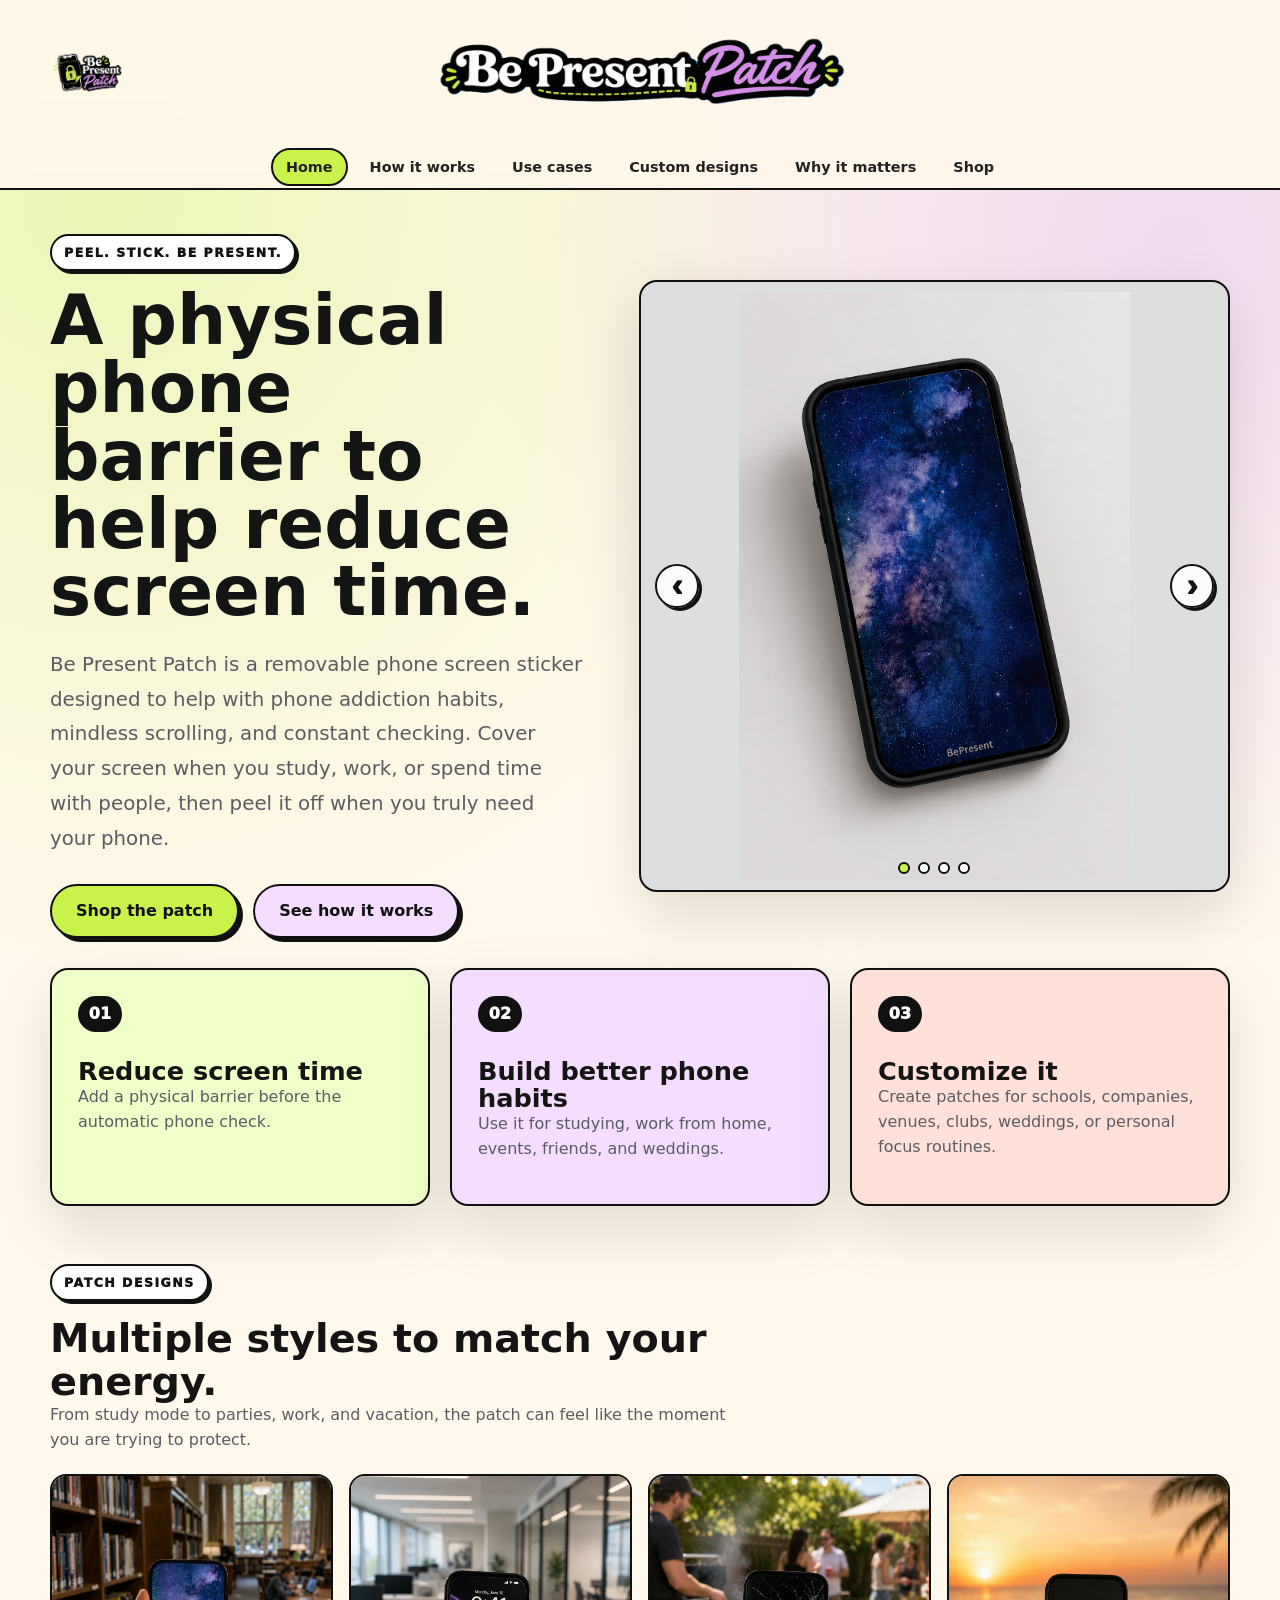
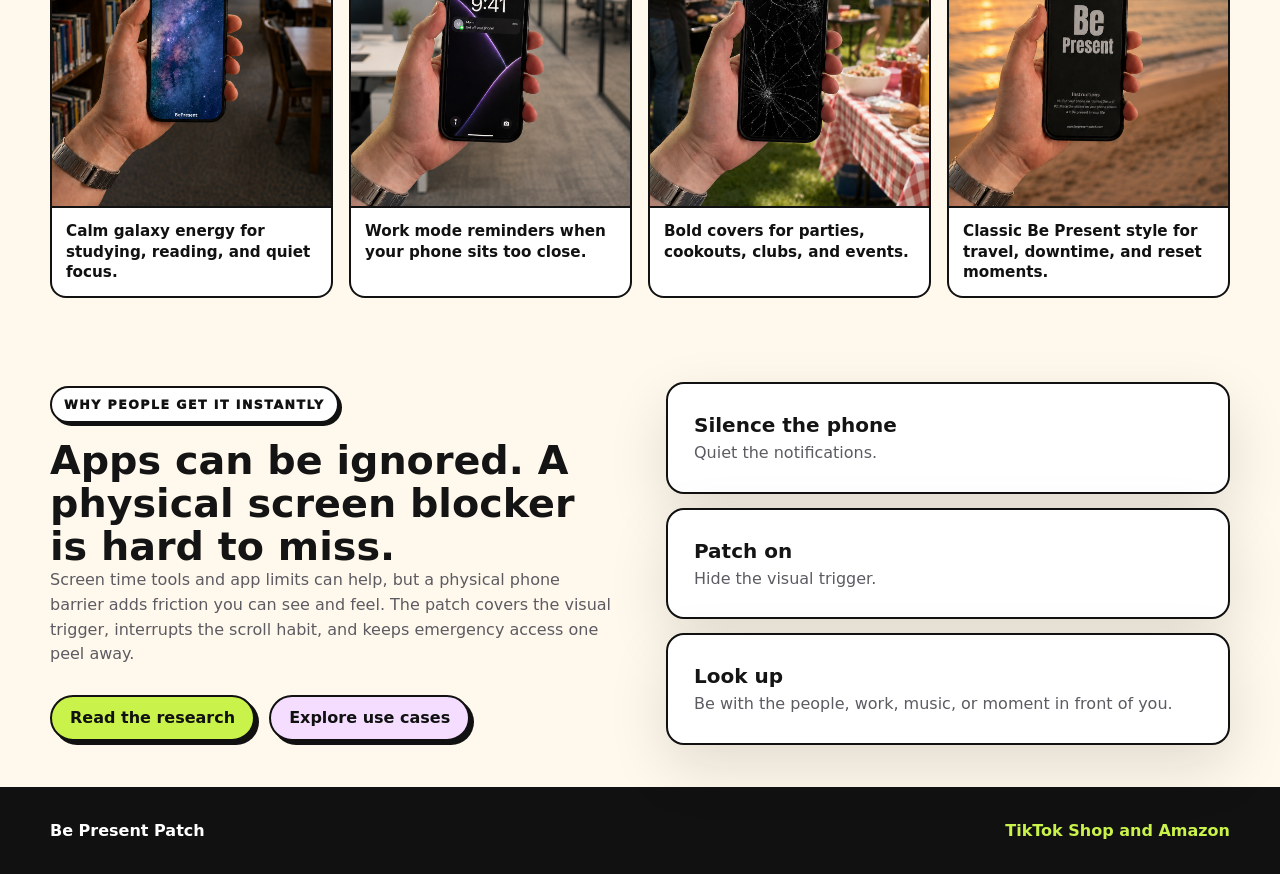
<file: index.html>
<!doctype html>
<html lang="en">
<head>
  <meta charset="utf-8">
  <meta name="viewport" content="width=device-width, initial-scale=1">
  <meta name="description" content="Be Present Patch is a removable phone screen sticker that creates a physical barrier to reduce screen time, fight phone addiction habits, and help you stay present.">
  <meta name="theme-color" content="#fff8ec">
  <title>Be Present Patch | Physical Phone Barrier to Reduce Screen Time</title>
  <link rel="icon" type="image/png" href="assets/favicon.png">
  <link rel="apple-touch-icon" href="assets/favicon.png">
  <link rel="canonical" href="https://www.bepresentpatch.com/">
  <meta property="og:title" content="Be Present Patch | Reduce Screen Time With a Physical Phone Barrier">
  <meta property="og:description" content="A removable phone screen sticker that helps reduce phone checking, support focus, and make screen time more intentional.">
  <meta property="og:type" content="website">
  <meta property="og:url" content="https://www.bepresentpatch.com/">
  <link rel="stylesheet" href="styles.css">
</head>
<body>
  <header class="site-header">
    <div class="container nav">
      <div class="brand-row">
        <a class="brand-small" href="index.html" aria-label="Be Present Patch home"><img src="assets/logo.png" alt="Be Present Patch logo"></a>
        <a class="brand-banner" href="index.html" aria-label="Be Present Patch home"><img src="assets/banner-logo.png" alt="Be Present Patch logo banner"></a>
        <span class="brand-spacer" aria-hidden="true"></span>
      </div>
      <button class="menu-toggle" type="button" aria-label="Open menu" aria-expanded="false" data-menu-toggle>
        <span></span><span></span><span></span>
      </button>
      <nav class="nav-links" aria-label="Primary navigation">
        <a aria-current="page" href="index.html">Home</a>
        <a href="how-it-works.html">How it works</a>
        <a href="use-cases.html">Use cases</a>
        <a href="weddings.html">Custom designs</a>
        <a href="why-it-matters.html">Why it matters</a>
        <a href="shop.html">Shop</a>
      </nav>
    </div>
  </header>

  <main>
    <section class="hero">
      <div class="container hero-grid">
        <div>
          <p class="eyebrow">Peel. Stick. Be present.</p>
          <h1>A physical phone barrier to help reduce screen time.</h1>
          <p class="lead">Be Present Patch is a removable phone screen sticker designed to help with phone addiction habits, mindless scrolling, and constant checking. Cover your screen when you study, work, or spend time with people, then peel it off when you truly need your phone.</p>
          <div class="actions">
            <a class="button primary large" href="shop.html">Shop the patch</a>
            <a class="button secondary large" href="how-it-works.html">See how it works</a>
          </div>
        </div>
        <figure class="hero-photo hero-carousel tilt-card" aria-label="Be Present Patch product designs" data-carousel>
          <img class="hero-slide active" src="assets/amazon-galaxy.png" alt="Galaxy Be Present Patch design on a phone">
          <img class="hero-slide" src="assets/amazon-classic.png" alt="Classic Be Present Patch design on a phone">
          <img class="hero-slide" src="assets/amazon-mom.png" alt="Phone notification reminder design on a phone">
          <img class="hero-slide" src="assets/amazon-cracked.png" alt="Cracked-screen style Be Present Patch design on a phone">
          <button class="carousel-arrow prev" type="button" aria-label="Previous product photo" data-carousel-prev>&lsaquo;</button>
          <button class="carousel-arrow next" type="button" aria-label="Next product photo" data-carousel-next>&rsaquo;</button>
          <div class="carousel-dots" aria-label="Choose product photo" data-carousel-dots></div>
        </figure>
      </div>
    </section>

    <section class="container punch-row" aria-label="Product highlights">
      <a class="punch lime" href="how-it-works.html">
        <span>01</span>
        <strong>Reduce screen time</strong>
        <p>Add a physical barrier before the automatic phone check.</p>
      </a>
      <a class="punch purple" href="use-cases.html">
        <span>02</span>
        <strong>Build better phone habits</strong>
        <p>Use it for studying, work from home, events, friends, and weddings.</p>
      </a>
      <a class="punch coral" href="weddings.html">
        <span>03</span>
        <strong>Customize it</strong>
        <p>Create patches for schools, companies, venues, clubs, weddings, or personal focus routines.</p>
      </a>
    </section>

    
    <section class="section designs-section">
      <div class="container">
        <div class="section-heading design-heading">
          <p class="kicker">Patch designs</p>
          <h2>Multiple styles to match your energy.</h2>
          <p>From study mode to parties, work, and vacation, the patch can feel like the moment you are trying to protect.</p>
        </div>
        <div class="design-grid product-lineup">
          <figure class="design-card">
            <img src="assets/style-library-new.png" alt="Galaxy Be Present Patch design in a library">
            <figcaption>Calm galaxy energy for studying, reading, and quiet focus.</figcaption>
          </figure>
          <figure class="design-card">
            <img src="assets/style-office.png" alt="Phone reminder design in an office">
            <figcaption>Work mode reminders when your phone sits too close.</figcaption>
          </figure>
          <figure class="design-card">
            <img src="assets/style-backyard.png" alt="Cracked-screen patch design at a backyard party">
            <figcaption>Bold covers for parties, cookouts, clubs, and events.</figcaption>
          </figure>
          <figure class="design-card">
            <img src="assets/style-beach.png" alt="Classic Be Present Patch design at the beach">
            <figcaption>Classic Be Present style for travel, downtime, and reset moments.</figcaption>
          </figure>
        </div>
      </div>
    </section>

    <section class="section">
      <div class="container split">
        <div>
          <p class="kicker">Why people get it instantly</p>
          <h2>Apps can be ignored. A physical screen blocker is hard to miss.</h2>
          <p>Screen time tools and app limits can help, but a physical phone barrier adds friction you can see and feel. The patch covers the visual trigger, interrupts the scroll habit, and keeps emergency access one peel away.</p>
          <div class="actions">
            <a class="button primary" href="why-it-matters.html">Read the research</a>
            <a class="button secondary" href="use-cases.html">Explore use cases</a>
          </div>
        </div>
        <div class="mini-stack">
          <article>
            <strong>Silence the phone</strong>
            <span>Quiet the notifications.</span>
          </article>
          <article>
            <strong>Patch on</strong>
            <span>Hide the visual trigger.</span>
          </article>
          <article>
            <strong>Look up</strong>
            <span>Be with the people, work, music, or moment in front of you.</span>
          </article>
        </div>
      </div>
    </section>
  </main>

  <footer class="site-footer">
    <div class="container footer-inner">
      <span>Be Present Patch</span>
      <div><a href="shop.html">TikTok Shop and Amazon</a></div>
    </div>
  </footer>
  <script src="script.js?v=3"></script>
</body>
</html>
</file>
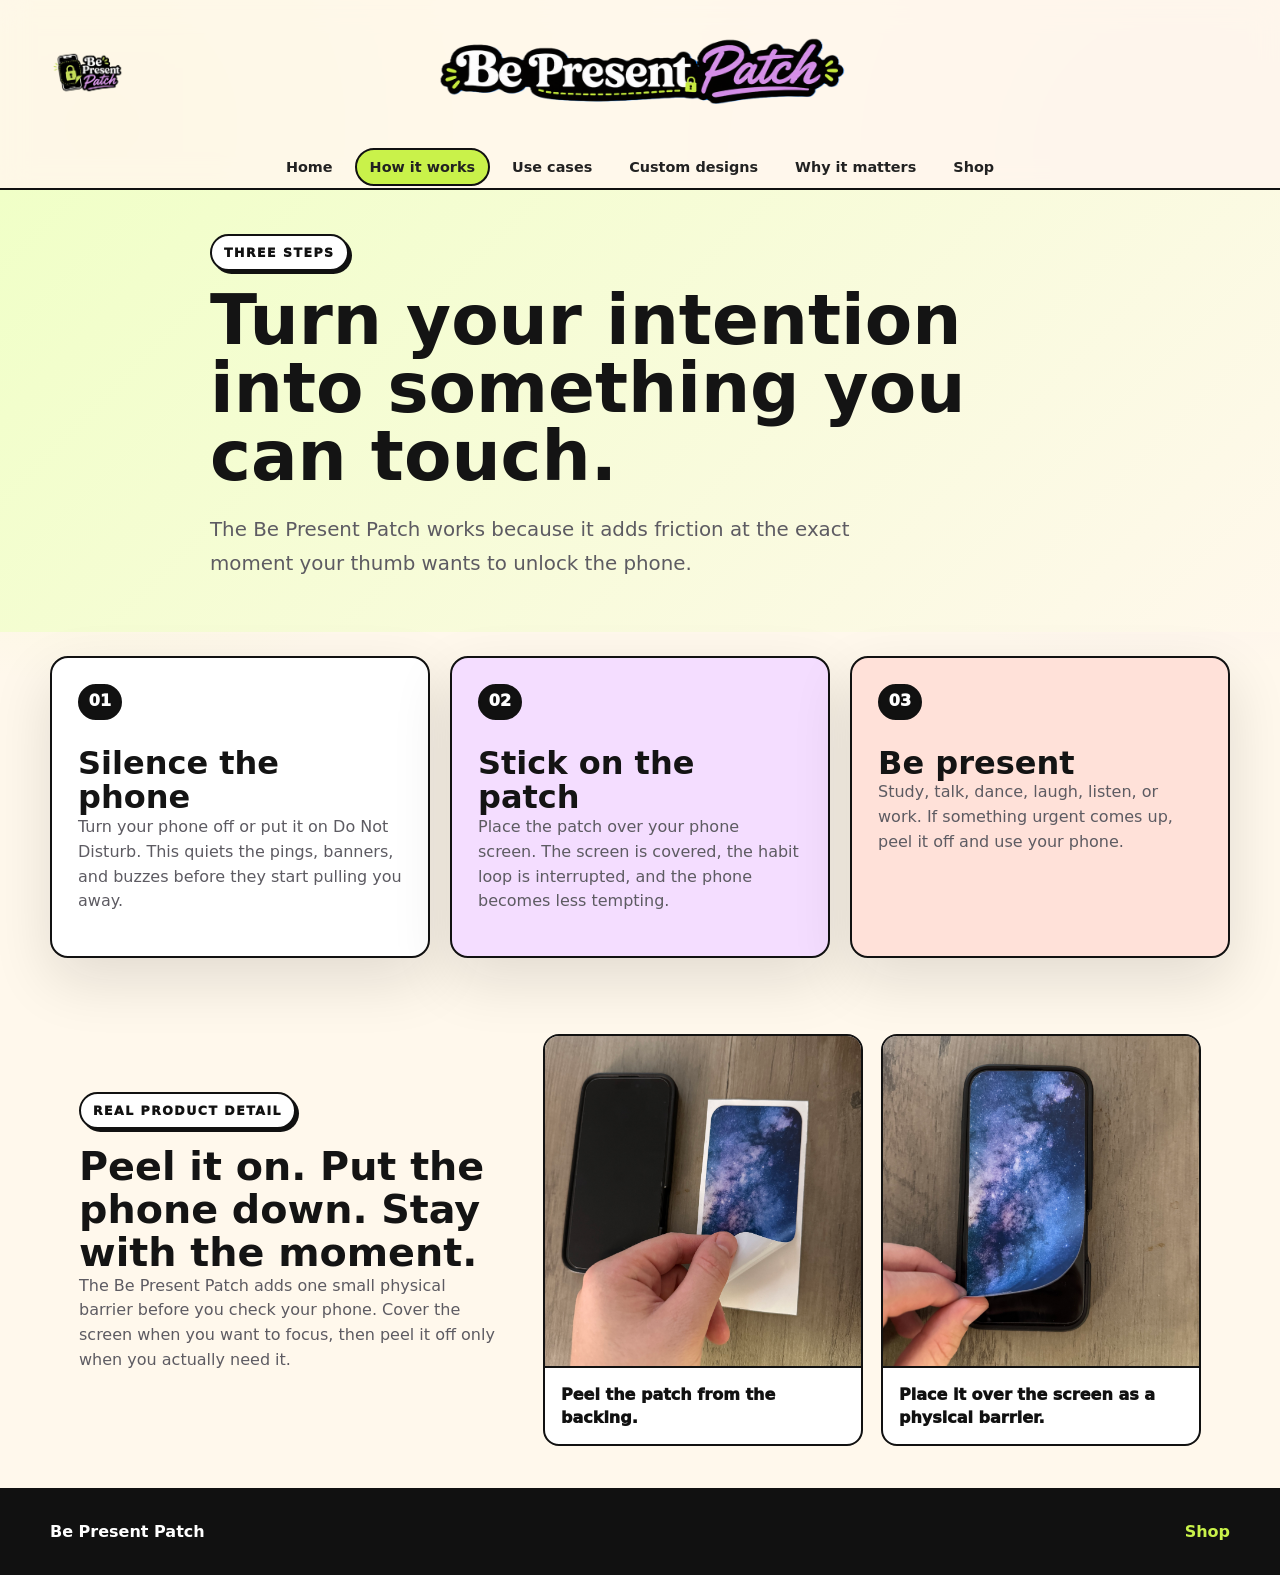
<file: how-it-works.html>
<!doctype html>
<html lang="en">
<head>
  <meta charset="utf-8">
  <meta name="viewport" content="width=device-width, initial-scale=1">
  <meta name="description" content="How the Be Present Patch works in three simple steps.">
  <meta name="theme-color" content="#fff8ec">
  <title>How It Works | Be Present Patch</title>
  <link rel="icon" type="image/png" href="assets/favicon.png">
  <link rel="apple-touch-icon" href="assets/favicon.png">
  <link rel="stylesheet" href="styles.css">
</head>
<body>
  <header class="site-header">
    <div class="container nav">
      <div class="brand-row">
        <a class="brand-small" href="index.html" aria-label="Be Present Patch home"><img src="assets/logo.png" alt="Be Present Patch logo"></a>
        <a class="brand-banner" href="index.html" aria-label="Be Present Patch home"><img src="assets/banner-logo.png" alt="Be Present Patch logo banner"></a>
        <span class="brand-spacer" aria-hidden="true"></span>
      </div>
      <button class="menu-toggle" type="button" aria-label="Open menu" aria-expanded="false" data-menu-toggle>
        <span></span><span></span><span></span>
      </button>
      <nav class="nav-links" aria-label="Primary navigation">
        <a href="index.html">Home</a>
        <a aria-current="page" href="how-it-works.html">How it works</a>
        <a href="use-cases.html">Use cases</a>
        <a href="weddings.html">Custom designs</a>
        <a href="why-it-matters.html">Why it matters</a>
        <a href="shop.html">Shop</a>
      </nav>
    </div>
  </header>

  <main>
    <section class="page-hero lime-wash">
      <div class="container narrow">
        <p class="eyebrow">Three steps</p>
        <h1>Turn your intention into something you can touch.</h1>
        <p class="lead">The Be Present Patch works because it adds friction at the exact moment your thumb wants to unlock the phone.</p>
      </div>
    </section>

    <section class="section">
      <div class="container steps-page">
        <article class="step-card">
          <span class="step-number">01</span>
          <h2>Silence the phone</h2>
          <p>Turn your phone off or put it on Do Not Disturb. This quiets the pings, banners, and buzzes before they start pulling you away.</p>
        </article>
        <article class="step-card purple-card">
          <span class="step-number">02</span>
          <h2>Stick on the patch</h2>
          <p>Place the patch over your phone screen. The screen is covered, the habit loop is interrupted, and the phone becomes less tempting.</p>
        </article>
        <article class="step-card coral-card">
          <span class="step-number">03</span>
          <h2>Be present</h2>
          <p>Study, talk, dance, laugh, listen, or work. If something urgent comes up, peel it off and use your phone.</p>
        </article>
      </div>
    </section>
    <section class="section how-photo-section">
      <div class="container how-photo-layout">
        <div>
          <p class="kicker">Real product detail</p>
          <h2>Peel it on. Put the phone down. Stay with the moment.</h2>
          <p>The Be Present Patch adds one small physical barrier before you check your phone. Cover the screen when you want to focus, then peel it off only when you actually need it.</p>
        </div>
        <div class="how-photo-grid">
          <figure class="how-photo-card">
            <img src="assets/how-peel-backing.jpg" alt="A hand peeling the Be Present Patch from its backing next to a phone">
            <figcaption>Peel the patch from the backing.</figcaption>
          </figure>
          <figure class="how-photo-card">
            <img src="assets/how-place-screen.jpg" alt="A hand placing the Be Present Patch over a phone screen">
            <figcaption>Place it over the screen as a physical barrier.</figcaption>
          </figure>
        </div>
      </div>
    </section>
  </main>

  <footer class="site-footer"><div class="container footer-inner"><span>Be Present Patch</span><a href="shop.html">Shop</a></div></footer>
  <script src="script.js?v=3"></script>
</body>
</html>
</file>
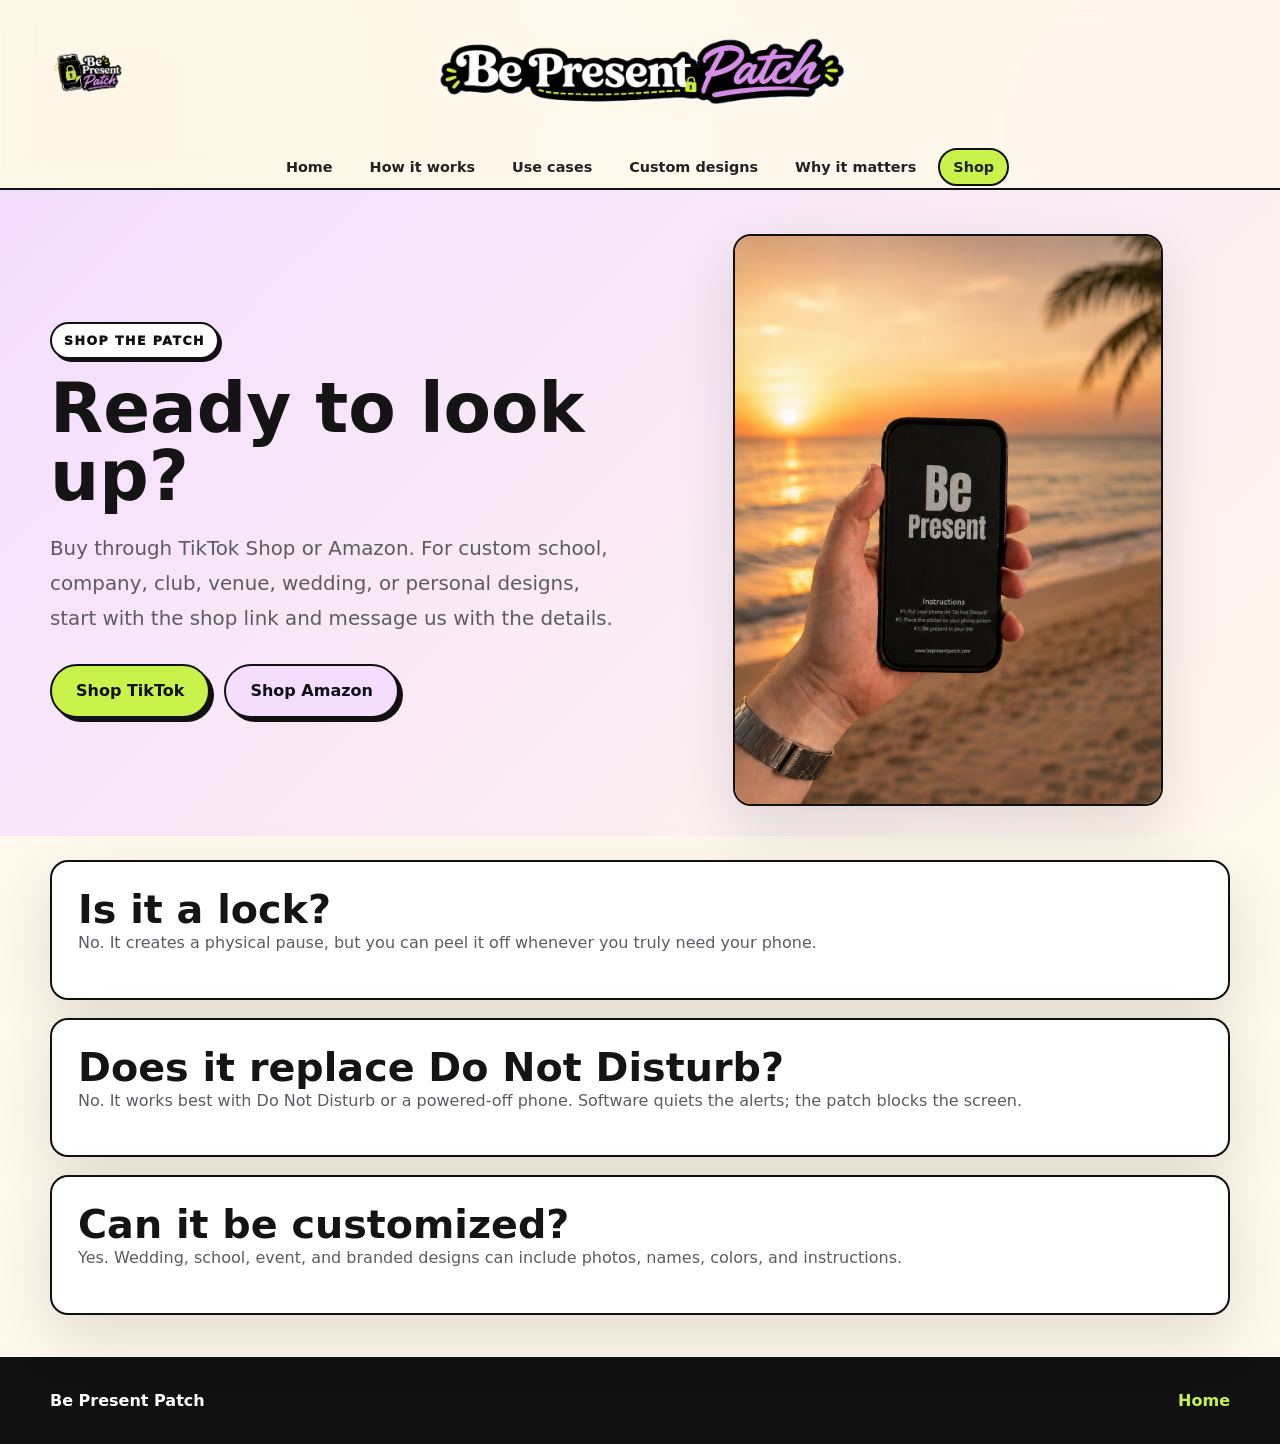
<file: shop.html>
<!doctype html>
<html lang="en">
<head>
  <meta charset="utf-8">
  <meta name="viewport" content="width=device-width, initial-scale=1">
  <meta name="description" content="Shop Be Present Patch on TikTok Shop or Amazon.">
  <meta name="theme-color" content="#fff8ec">
  <title>Shop | Be Present Patch</title>
  <link rel="icon" type="image/png" href="assets/favicon.png">
  <link rel="apple-touch-icon" href="assets/favicon.png">
  <link rel="stylesheet" href="styles.css">
</head>
<body>
  <header class="site-header">
    <div class="container nav">
      <div class="brand-row">
        <a class="brand-small" href="index.html" aria-label="Be Present Patch home"><img src="assets/logo.png" alt="Be Present Patch logo"></a>
        <a class="brand-banner" href="index.html" aria-label="Be Present Patch home"><img src="assets/banner-logo.png" alt="Be Present Patch logo banner"></a>
        <span class="brand-spacer" aria-hidden="true"></span>
      </div>
      <button class="menu-toggle" type="button" aria-label="Open menu" aria-expanded="false" data-menu-toggle>
        <span></span><span></span><span></span>
      </button>
      <nav class="nav-links" aria-label="Primary navigation">
        <a href="index.html">Home</a>
        <a href="how-it-works.html">How it works</a>
        <a href="use-cases.html">Use cases</a>
        <a href="weddings.html">Custom designs</a>
        <a href="why-it-matters.html">Why it matters</a>
        <a aria-current="page" href="shop.html">Shop</a>
      </nav>
    </div>
  </header>

  <main>
    <section class="page-hero purple-wash">
      <div class="container shop-hero">
        <div>
          <p class="eyebrow">Shop the patch</p>
          <h1>Ready to look up?</h1>
          <p class="lead">Buy through TikTok Shop or Amazon. For custom school, company, club, venue, wedding, or personal designs, start with the shop link and message us with the details.</p>
          <div class="actions">
            <a class="button primary large" href="https://www.tiktok.com/shop" target="_blank" rel="noreferrer">Shop TikTok</a>
            <a class="button secondary large" href="https://www.amazon.com/dp/B0HF7QP6G2?th=1" target="_blank" rel="noreferrer">Shop Amazon</a>
          </div>
        </div>
        <img class="shop-patch shop-photo" src="assets/style-beach.png" alt="Classic Be Present Patch on a phone at the beach">
      </div>
    </section>

    <section class="section">
      <div class="container faq-list">
        <article><h2>Is it a lock?</h2><p>No. It creates a physical pause, but you can peel it off whenever you truly need your phone.</p></article>
        <article><h2>Does it replace Do Not Disturb?</h2><p>No. It works best with Do Not Disturb or a powered-off phone. Software quiets the alerts; the patch blocks the screen.</p></article>
        <article><h2>Can it be customized?</h2><p>Yes. Wedding, school, event, and branded designs can include photos, names, colors, and instructions.</p></article>
      </div>
    </section>
  </main>

  <footer class="site-footer"><div class="container footer-inner"><span>Be Present Patch</span><a href="index.html">Home</a></div></footer>
  <script src="script.js?v=3"></script>
</body>
</html>
</file>
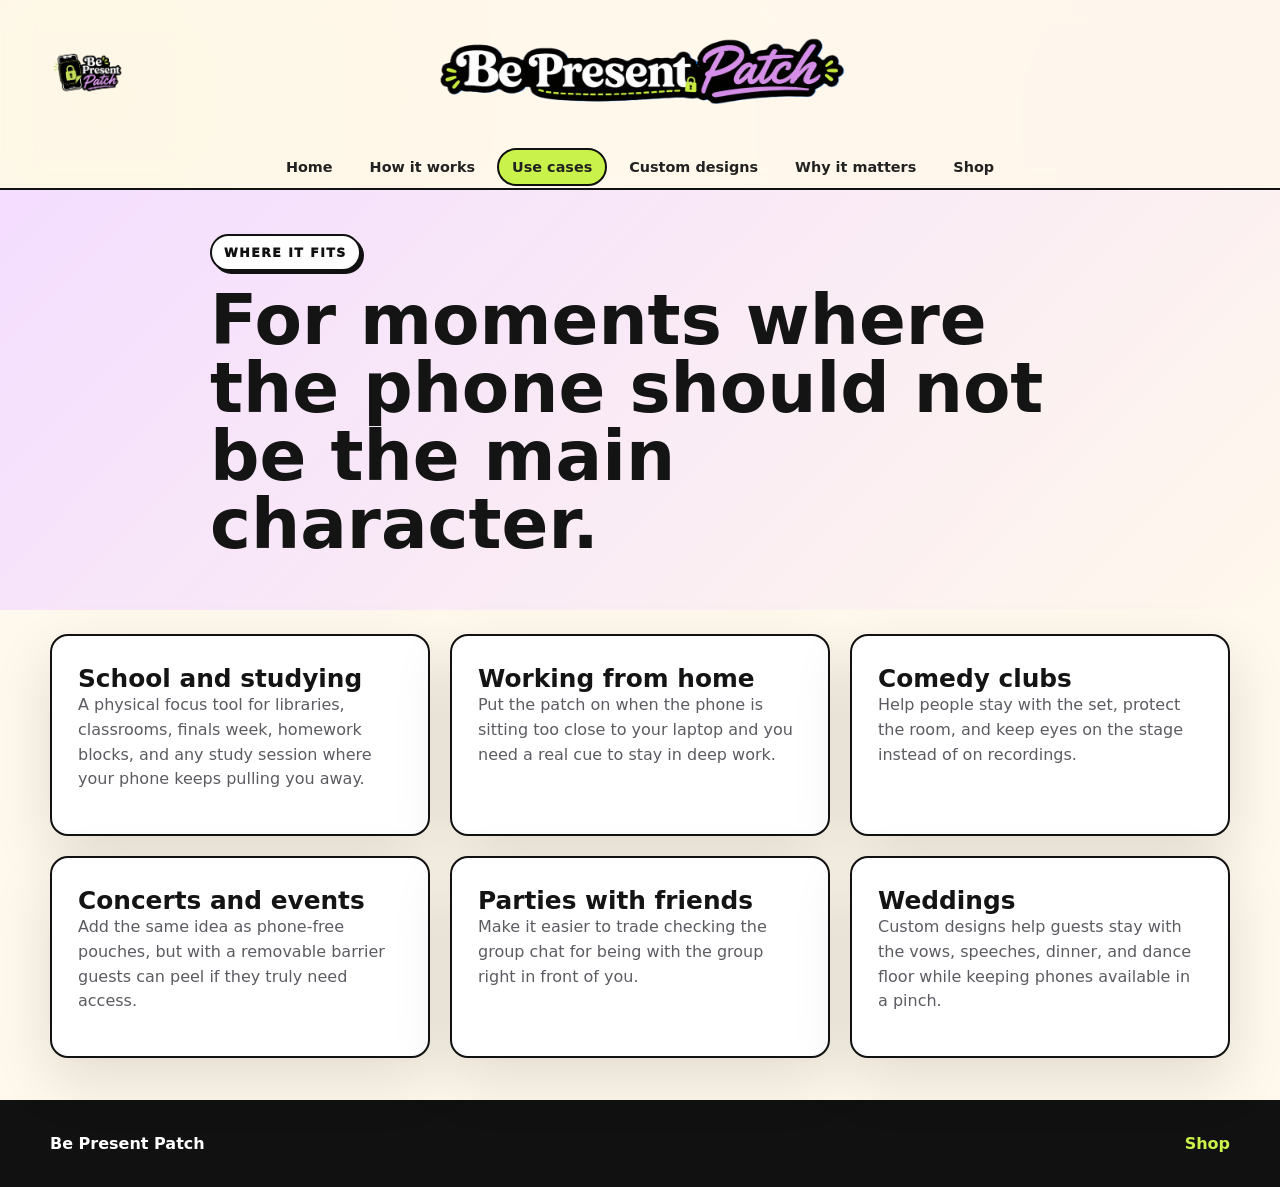
<file: use-cases.html>
<!doctype html>
<html lang="en">
<head>
  <meta charset="utf-8">
  <meta name="viewport" content="width=device-width, initial-scale=1">
  <meta name="description" content="Use Be Present Patch for studying, weddings, comedy clubs, parties, concerts, and work from home.">
  <meta name="theme-color" content="#fff8ec">
  <title>Use Cases | Be Present Patch</title>
  <link rel="icon" type="image/png" href="assets/favicon.png">
  <link rel="apple-touch-icon" href="assets/favicon.png">
  <link rel="stylesheet" href="styles.css">
</head>
<body>
  <header class="site-header">
    <div class="container nav">
      <div class="brand-row">
        <a class="brand-small" href="index.html" aria-label="Be Present Patch home"><img src="assets/logo.png" alt="Be Present Patch logo"></a>
        <a class="brand-banner" href="index.html" aria-label="Be Present Patch home"><img src="assets/banner-logo.png" alt="Be Present Patch logo banner"></a>
        <span class="brand-spacer" aria-hidden="true"></span>
      </div>
      <button class="menu-toggle" type="button" aria-label="Open menu" aria-expanded="false" data-menu-toggle>
        <span></span><span></span><span></span>
      </button>
      <nav class="nav-links" aria-label="Primary navigation">
        <a href="index.html">Home</a>
        <a href="how-it-works.html">How it works</a>
        <a aria-current="page" href="use-cases.html">Use cases</a>
        <a href="weddings.html">Custom designs</a>
        <a href="why-it-matters.html">Why it matters</a>
        <a href="shop.html">Shop</a>
      </nav>
    </div>
  </header>

  <main>
    <section class="page-hero purple-wash">
      <div class="container narrow">
        <p class="eyebrow">Where it fits</p>
        <h1>For moments where the phone should not be the main character.</h1>
      </div>
    </section>

    <section class="section">
      <div class="container use-grid clean-use-grid">
        <article><h2>School and studying</h2><p>A physical focus tool for libraries, classrooms, finals week, homework blocks, and any study session where your phone keeps pulling you away.</p></article>
        <article><h2>Working from home</h2><p>Put the patch on when the phone is sitting too close to your laptop and you need a real cue to stay in deep work.</p></article>
        <article><h2>Comedy clubs</h2><p>Help people stay with the set, protect the room, and keep eyes on the stage instead of on recordings.</p></article>
        <article><h2>Concerts and events</h2><p>Add the same idea as phone-free pouches, but with a removable barrier guests can peel if they truly need access.</p></article>
        <article><h2>Parties with friends</h2><p>Make it easier to trade checking the group chat for being with the group right in front of you.</p></article>
        <article><h2>Weddings</h2><p>Custom designs help guests stay with the vows, speeches, dinner, and dance floor while keeping phones available in a pinch.</p></article>
      </div>
    </section>
  </main>

  <footer class="site-footer"><div class="container footer-inner"><span>Be Present Patch</span><a href="shop.html">Shop</a></div></footer>
  <script src="script.js?v=3"></script>
</body>
</html>
</file>
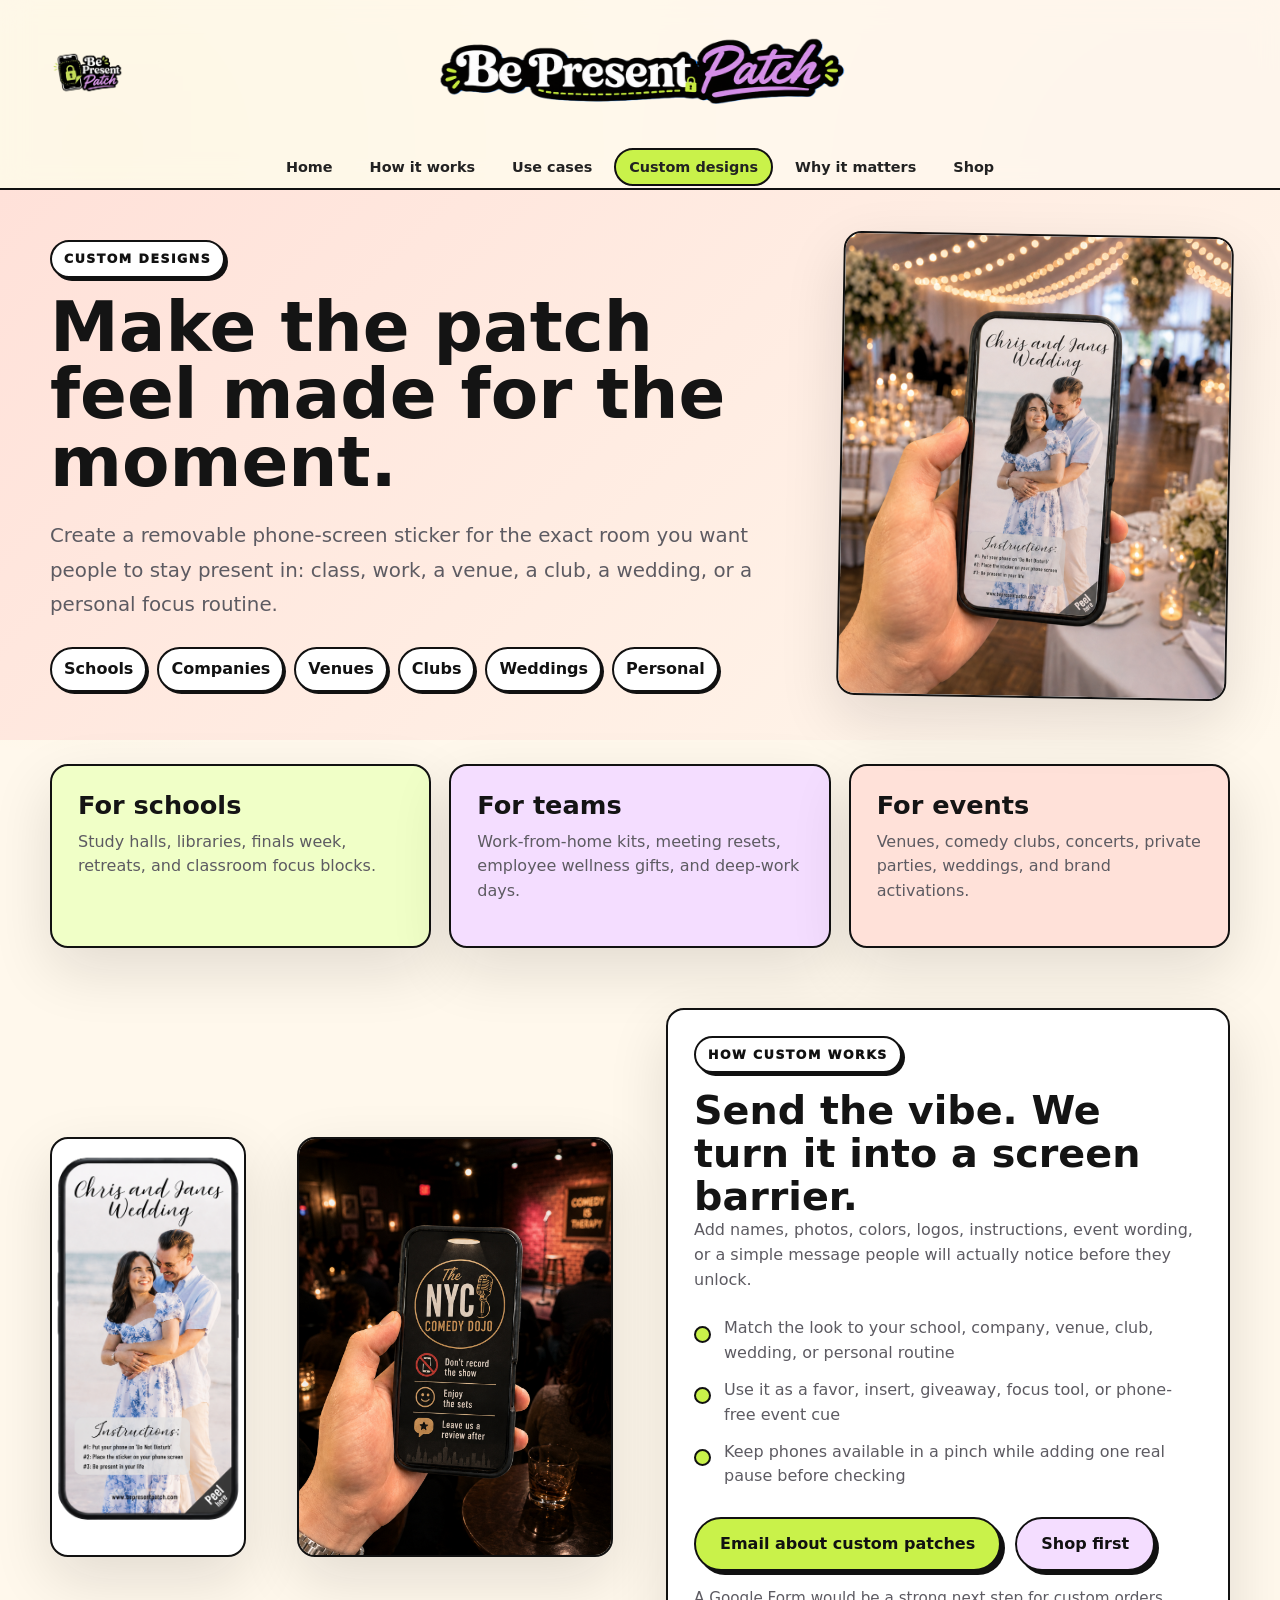
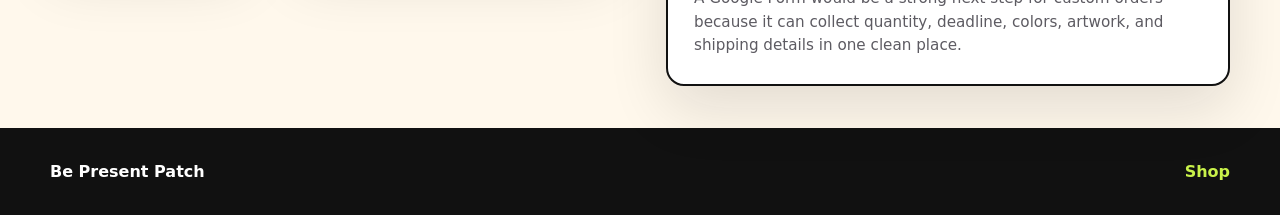
<file: weddings.html>
<!doctype html>
<html lang="en">
<head>
  <meta charset="utf-8">
  <meta name="viewport" content="width=device-width, initial-scale=1">
  <meta name="description" content="Custom Be Present Patch designs for schools, companies, venues, clubs, weddings, and personal events.">
  <meta name="theme-color" content="#fff8ec">
  <title>Custom Designs | Be Present Patch</title>
  <link rel="icon" type="image/png" href="assets/favicon.png">
  <link rel="apple-touch-icon" href="assets/favicon.png">
  <link rel="stylesheet" href="styles.css">
</head>
<body>
  <header class="site-header">
    <div class="container nav">
      <div class="brand-row">
        <a class="brand-small" href="index.html" aria-label="Be Present Patch home"><img src="assets/logo.png" alt="Be Present Patch logo"></a>
        <a class="brand-banner" href="index.html" aria-label="Be Present Patch home"><img src="assets/banner-logo.png" alt="Be Present Patch logo banner"></a>
        <span class="brand-spacer" aria-hidden="true"></span>
      </div>
      <button class="menu-toggle" type="button" aria-label="Open menu" aria-expanded="false" data-menu-toggle>
        <span></span><span></span><span></span>
      </button>
      <nav class="nav-links" aria-label="Primary navigation">
        <a href="index.html">Home</a>
        <a href="how-it-works.html">How it works</a>
        <a href="use-cases.html">Use cases</a>
        <a aria-current="page" href="weddings.html">Custom designs</a>
        <a href="why-it-matters.html">Why it matters</a>
        <a href="shop.html">Shop</a>
      </nav>
    </div>
  </header>

  <main>
    <section class="page-hero coral-wash custom-hero">
      <div class="container custom-hero-grid">
        <div>
          <p class="eyebrow">Custom designs</p>
          <h1>Make the patch feel made for the moment.</h1>
          <p class="lead">Create a removable phone-screen sticker for the exact room you want people to stay present in: class, work, a venue, a club, a wedding, or a personal focus routine.</p>
          <div class="tag-row" aria-label="Custom design categories">
            <span>Schools</span>
            <span>Companies</span>
            <span>Venues</span>
            <span>Clubs</span>
            <span>Weddings</span>
            <span>Personal</span>
          </div>
        </div>
        <figure class="custom-hero-photo">
          <img src="assets/wedding-in-hand-new.png" alt="Custom Be Present Patch on a phone at a wedding reception">
        </figure>
      </div>
    </section>

    <section class="section">
      <div class="container custom-feature-grid">
        <article class="copy-card lime">
          <h2>For schools</h2>
          <p>Study halls, libraries, finals week, retreats, and classroom focus blocks.</p>
        </article>
        <article class="copy-card purple">
          <h2>For teams</h2>
          <p>Work-from-home kits, meeting resets, employee wellness gifts, and deep-work days.</p>
        </article>
        <article class="copy-card coral">
          <h2>For events</h2>
          <p>Venues, comedy clubs, concerts, private parties, weddings, and brand activations.</p>
        </article>
      </div>
    </section>

    <section class="section custom-process-section">
      <div class="container wedding-layout">
        <div class="wedding-images custom-image-pair">
          <img src="assets/patch-wedding-new.png" alt="Color custom wedding Be Present Patch design">
          <img src="assets/style-comedy.png" alt="Custom comedy club Be Present Patch design inside a comedy club">
        </div>
        <div class="copy-card">
          <p class="kicker">How custom works</p>
          <h2>Send the vibe. We turn it into a screen barrier.</h2>
          <p>Add names, photos, colors, logos, instructions, event wording, or a simple message people will actually notice before they unlock.</p>
          <ul class="check-list">
            <li>Match the look to your school, company, venue, club, wedding, or personal routine</li>
            <li>Use it as a favor, insert, giveaway, focus tool, or phone-free event cue</li>
            <li>Keep phones available in a pinch while adding one real pause before checking</li>
          </ul>
          <div class="actions">
            <a class="button primary large" href="mailto:hello@bepresentpatch.com?subject=Custom%20Be%20Present%20Patch%20Design">Email about custom patches</a>
            <a class="button secondary large" href="shop.html">Shop first</a>
          </div>
          <p class="small-note">A Google Form would be a strong next step for custom orders because it can collect quantity, deadline, colors, artwork, and shipping details in one clean place.</p>
        </div>
      </div>
    </section>
  </main>

  <footer class="site-footer"><div class="container footer-inner"><span>Be Present Patch</span><a href="shop.html">Shop</a></div></footer>
  <script src="script.js?v=3"></script>
</body>
</html>
</file>
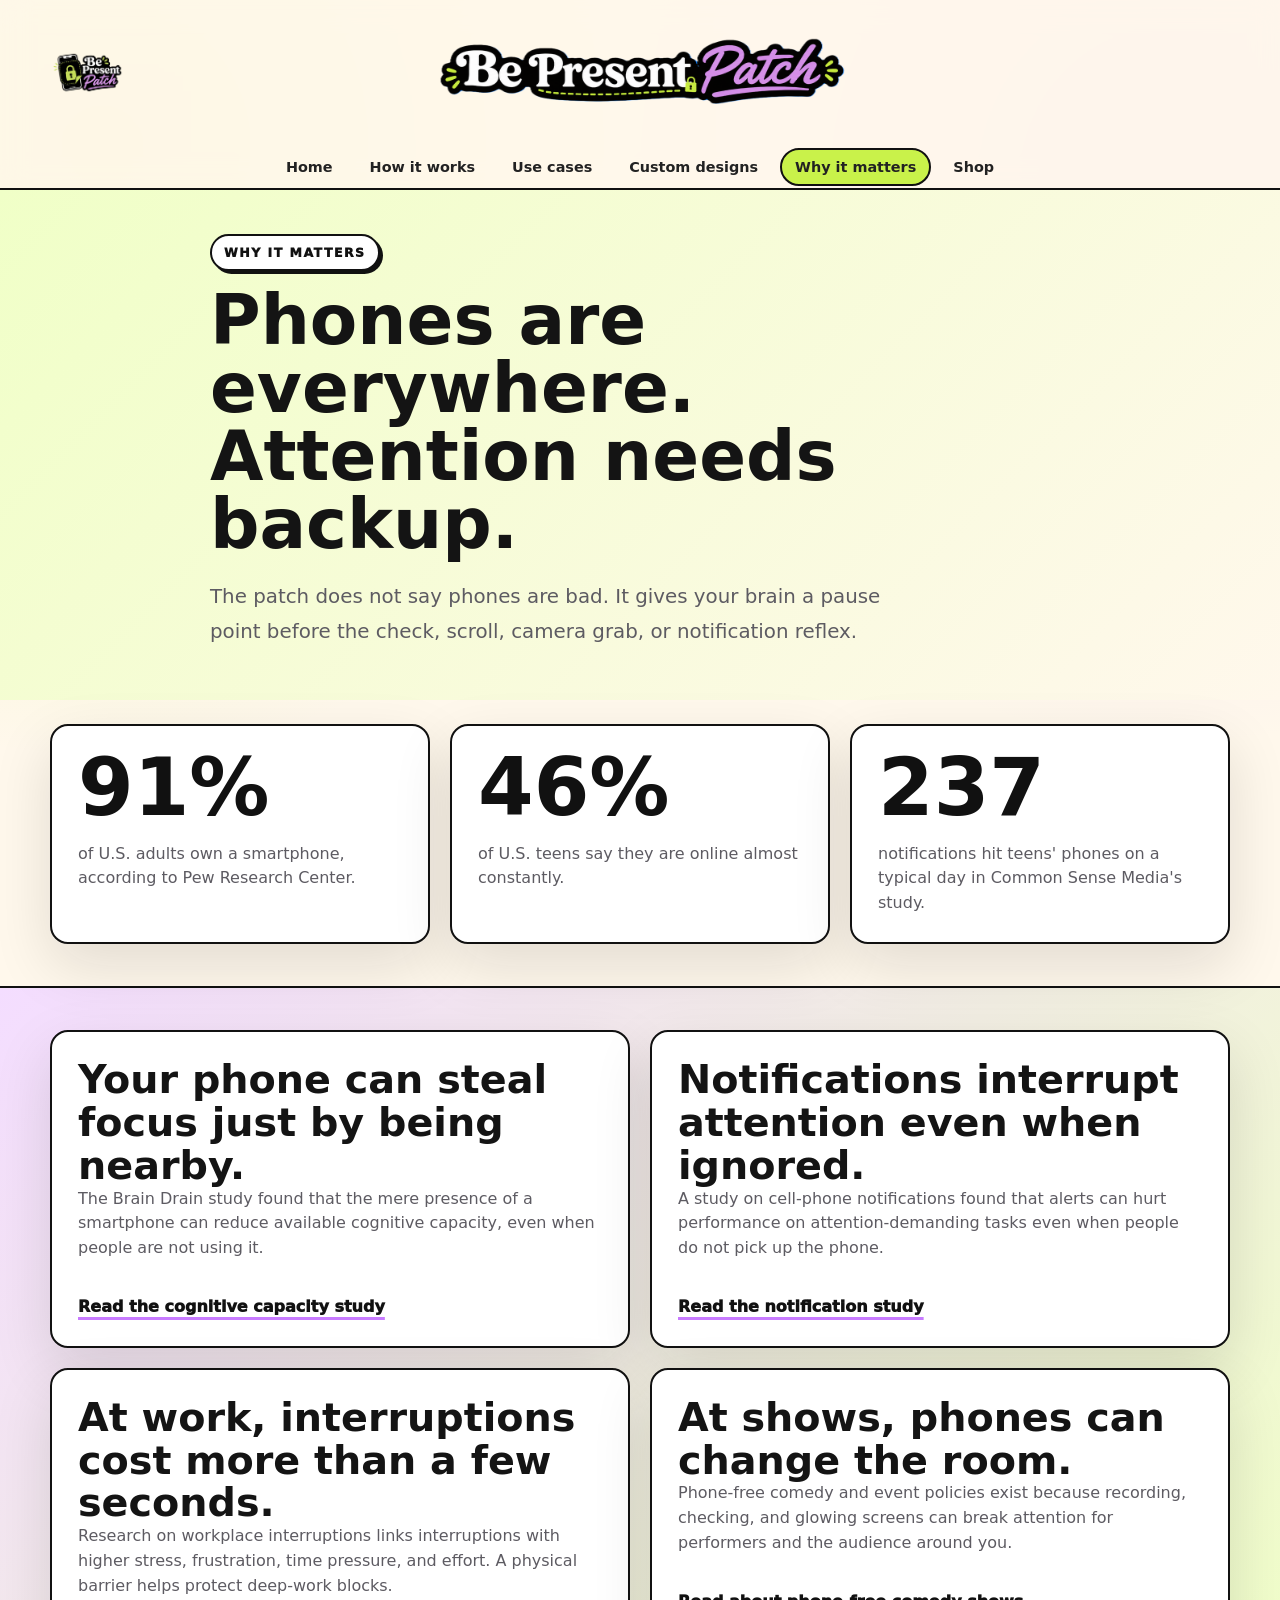
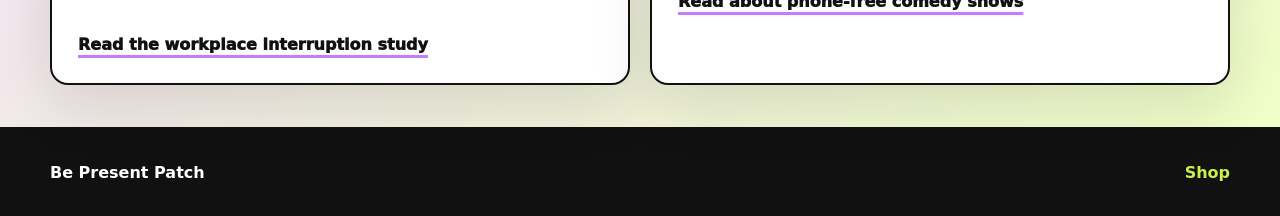
<file: why-it-matters.html>
<!doctype html>
<html lang="en">
<head>
  <meta charset="utf-8">
  <meta name="viewport" content="width=device-width, initial-scale=1">
  <meta name="description" content="Research-backed reasons why a physical phone barrier can help people be more present.">
  <meta name="theme-color" content="#fff8ec">
  <title>Why It Matters | Be Present Patch</title>
  <link rel="icon" type="image/png" href="assets/favicon.png">
  <link rel="apple-touch-icon" href="assets/favicon.png">
  <link rel="stylesheet" href="styles.css">
</head>
<body>
  <header class="site-header">
    <div class="container nav">
      <div class="brand-row">
        <a class="brand-small" href="index.html" aria-label="Be Present Patch home"><img src="assets/logo.png" alt="Be Present Patch logo"></a>
        <a class="brand-banner" href="index.html" aria-label="Be Present Patch home"><img src="assets/banner-logo.png" alt="Be Present Patch logo banner"></a>
        <span class="brand-spacer" aria-hidden="true"></span>
      </div>
      <button class="menu-toggle" type="button" aria-label="Open menu" aria-expanded="false" data-menu-toggle>
        <span></span><span></span><span></span>
      </button>
      <nav class="nav-links" aria-label="Primary navigation">
        <a href="index.html">Home</a>
        <a href="how-it-works.html">How it works</a>
        <a href="use-cases.html">Use cases</a>
        <a href="weddings.html">Custom designs</a>
        <a aria-current="page" href="why-it-matters.html">Why it matters</a>
        <a href="shop.html">Shop</a>
      </nav>
    </div>
  </header>

  <main>
    <section class="page-hero lime-wash">
      <div class="container narrow">
        <p class="eyebrow">Why it matters</p>
        <h1>Phones are everywhere. Attention needs backup.</h1>
        <p class="lead">The patch does not say phones are bad. It gives your brain a pause point before the check, scroll, camera grab, or notification reflex.</p>
      </div>
    </section>

    <section class="section">
      <div class="container stat-grid">
        <a href="https://www.pewresearch.org/internet/fact-sheet/mobile/" target="_blank" rel="noreferrer"><strong>91%</strong><span>of U.S. adults own a smartphone, according to Pew Research Center.</span></a>
        <a href="https://www.pewresearch.org/internet/fact-sheet/teens-and-internet-device-access-fact-sheet/" target="_blank" rel="noreferrer"><strong>46%</strong><span>of U.S. teens say they are online almost constantly.</span></a>
        <a href="https://www.commonsensemedia.org/research/constant-companion-a-week-in-the-life-of-a-young-persons-smartphone-use" target="_blank" rel="noreferrer"><strong>237</strong><span>notifications hit teens' phones on a typical day in Common Sense Media's study.</span></a>
      </div>
    </section>

    <section class="section tinted">
      <div class="container research-grid">
        <article>
          <h2>Your phone can steal focus just by being nearby.</h2>
          <p>The Brain Drain study found that the mere presence of a smartphone can reduce available cognitive capacity, even when people are not using it.</p>
          <a href="https://www.journals.uchicago.edu/doi/10.1086/691462" target="_blank" rel="noreferrer">Read the cognitive capacity study</a>
        </article>
        <article>
          <h2>Notifications interrupt attention even when ignored.</h2>
          <p>A study on cell-phone notifications found that alerts can hurt performance on attention-demanding tasks even when people do not pick up the phone.</p>
          <a href="https://psycnet.apa.org/record/2015-30804-001" target="_blank" rel="noreferrer">Read the notification study</a>
        </article>
        <article>
          <h2>At work, interruptions cost more than a few seconds.</h2>
          <p>Research on workplace interruptions links interruptions with higher stress, frustration, time pressure, and effort. A physical barrier helps protect deep-work blocks.</p>
          <a href="https://www.ics.uci.edu/~gmark/chi08-mark.pdf" target="_blank" rel="noreferrer">Read the workplace interruption study</a>
        </article>
        <article>
          <h2>At shows, phones can change the room.</h2>
          <p>Phone-free comedy and event policies exist because recording, checking, and glowing screens can break attention for performers and the audience around you.</p>
          <a href="https://www.nytimes.com/2017/01/19/arts/television/comedians-cellphones-yonder.html" target="_blank" rel="noreferrer">Read about phone-free comedy shows</a>
        </article>
      </div>
    </section>
  </main>

  <footer class="site-footer"><div class="container footer-inner"><span>Be Present Patch</span><a href="shop.html">Shop</a></div></footer>
  <script src="script.js?v=3"></script>
</body>
</html>
</file>
<file: styles.css>
:root {
  color-scheme: light;
  --cream: #fff8ec;
  --paper: #ffffff;
  --ink: #141414;
  --muted: #5d5b62;
  --line: #e9dfcf;
  --lime: #c9f24a;
  --lime-soft: #f0ffc7;
  --purple: #c87bff;
  --purple-soft: #f4ddff;
  --coral: #ff7f67;
  --coral-soft: #ffe1d9;
  --blue: #3aaed8;
  --blue-soft: #dff6ff;
  --shadow: 0 22px 60px rgba(20, 20, 20, 0.12);
}

* {
  box-sizing: border-box;
}

html {
  scroll-behavior: smooth;
}

body {
  min-height: 100vh;
  margin: 0;
  background:
    radial-gradient(circle at 8% 8%, rgba(201, 242, 74, 0.32), transparent 30%),
    radial-gradient(circle at 92% 10%, rgba(200, 123, 255, 0.24), transparent 28%),
    var(--cream);
  color: var(--ink);
  font-family: Inter, ui-sans-serif, system-ui, -apple-system, BlinkMacSystemFont, "Segoe UI", sans-serif;
  line-height: 1.55;
}

h1,
h2,
h3,
.button,
.nav-links a,
.punch strong,
.step-number,
.eyebrow,
.kicker {
  font-family: "Arial Rounded MT Bold", "Cooper Black", "Trebuchet MS", Inter, ui-sans-serif, system-ui, sans-serif;
}

img {
  max-width: 100%;
  display: block;
}

a {
  color: inherit;
  text-decoration: none;
}

h1,
h2,
h3,
p {
  margin-top: 0;
}

p {
  color: var(--muted);
}

.container {
  width: min(1180px, calc(100% - 40px));
  margin: 0 auto;
}

.narrow {
  max-width: 860px;
}

.site-header {
  position: sticky;
  top: 0;
  z-index: 20;
  border-bottom: 2px solid #111;
  background: rgba(255, 248, 236, 0.9);
  backdrop-filter: blur(14px);
}

.nav {
  min-height: 0;
  display: flex;
  flex-direction: column;
  align-items: stretch;
  justify-content: center;
  gap: 2px;
  padding: 0 0 2px;
}

.brand-row {
  display: grid;
  grid-template-columns: 170px minmax(0, 1fr) 170px;
  align-items: center;
  gap: 10px;
  min-height: 94px;
}

.brand-small {
  display: inline-flex;
  align-items: center;
  justify-content: flex-start;
}

.brand-small img {
  width: auto;
  height: 74px;
  object-fit: contain;
}

.brand-banner {
  display: flex;
  justify-content: center;
  justify-self: center;
  width: min(1120px, 100%);
}

.brand-banner img {
  width: auto;
  height: auto;
  max-height: 146px;
  max-width: min(1120px, 100%);
  object-fit: contain;
}

.nav-links {
  display: flex;
  align-items: center;
  justify-content: center;
  gap: 7px;
  overflow-x: auto;
}

.menu-toggle {
  display: none;
}

.nav-links a {
  min-height: 38px;
  display: inline-grid;
  place-items: center;
  border: 2px solid transparent;
  border-radius: 999px;
  padding: 0 13px;
  color: #222;
  font-size: 0.9rem;
  font-weight: 850;
  white-space: nowrap;
}

.nav-links a:hover,
.nav-links a[aria-current="page"] {
  border-color: #111;
  background: var(--lime);
}

.button {
  min-height: 46px;
  display: inline-flex;
  align-items: center;
  justify-content: center;
  border: 2px solid #111;
  border-radius: 999px;
  padding: 0 18px;
  color: #111;
  font-weight: 900;
  box-shadow: 4px 4px 0 #111;
  transition: transform 150ms ease, box-shadow 150ms ease;
}

.button:hover {
  transform: translate(2px, 2px);
  box-shadow: 2px 2px 0 #111;
}

.button.primary {
  background: var(--lime);
}

.button.secondary {
  background: var(--purple-soft);
}

.button.large {
  min-height: 54px;
  padding: 0 24px;
}

.actions {
  display: flex;
  flex-wrap: wrap;
  gap: 14px;
  margin-top: 28px;
}

.hero,
.page-hero {
  padding: 44px 0 30px;
}

.hero-grid {
  display: grid;
  grid-template-columns: 0.95fr 1.05fr;
  gap: 54px;
  align-items: center;
}

.eyebrow,
.kicker {
  width: fit-content;
  margin-bottom: 16px;
  border: 2px solid #111;
  border-radius: 999px;
  padding: 7px 12px;
  background: var(--paper);
  color: #111;
  font-size: 0.78rem;
  font-weight: 950;
  letter-spacing: 0.12em;
  text-transform: uppercase;
  box-shadow: 3px 3px 0 #111;
}

h1 {
  max-width: 880px;
  margin-bottom: 22px;
  font-size: clamp(2.35rem, 5.4vw, 4.95rem);
  line-height: 0.98;
  letter-spacing: 0;
}

h2 {
  margin-bottom: 0;
  font-size: clamp(1.65rem, 3.1vw, 3rem);
  line-height: 1.08;
  letter-spacing: 0;
}

.lead {
  max-width: 720px;
  font-size: clamp(1.08rem, 1.7vw, 1.24rem);
  line-height: 1.75;
}

.hero-photo,
.wedding-images img,
.copy-card,
.punch,
.step-card,
.use-grid article,
.stat-grid a,
.research-grid article,
.faq-list article,
.shop-patch,
.mini-stack article {
  border: 2px solid #111;
  border-radius: 18px;
  background: var(--paper);
  box-shadow: var(--shadow);
}

.hero-photo {
  margin: 0;
  overflow: hidden;
}

.hero-photo img {
  width: 100%;
  height: min(72vh, 720px);
  min-height: 520px;
  object-fit: cover;
}

.tilt-card {
  transform: rotate(1.3deg);
}
.hero-carousel {
  position: relative;
  height: min(68vh, 680px);
  min-height: 520px;
  background: #dedede;
  transform: none;
}

.hero-carousel img {
  position: absolute;
  inset: 0;
  width: 100%;
  height: 100%;
  min-height: 0;
  padding: 10px;
  object-fit: contain;
  object-position: center;
  opacity: 0;
  transition: opacity 600ms ease;
}

.hero-carousel img.active {
  opacity: 1;
}

.product-lineup {
  align-items: stretch;
}

.product-lineup .design-card img {
  height: 330px;
  aspect-ratio: auto;
  padding: 0;
  background: #f7f7f7;
  object-fit: cover;
}

.product-lineup .design-card figcaption {
  min-height: 88px;
}

.small-note {
  margin: 16px 0 0;
  font-size: 0.95rem;
}

.custom-contact-section {
  padding-top: 18px;
}

.contact-panel {
  display: grid;
  grid-template-columns: 1fr auto;
  gap: 28px;
  align-items: center;
  border: 2px solid #111;
  border-radius: 18px;
  padding: 28px;
  background: var(--lime-soft);
  box-shadow: var(--shadow);
}

.contact-panel h2 {
  margin-bottom: 10px;
}

.punch-row,
.steps-page,
.use-grid,
.stat-grid,
.research-grid {
  display: grid;
  gap: 20px;
}

.punch-row {
  grid-template-columns: repeat(3, 1fr);
  padding-bottom: 30px;
}

.punch,
.step-card,
.use-grid article,
.stat-grid a,
.research-grid article,
.faq-list article,
.copy-card,
.mini-stack article {
  padding: 26px;
}

.punch span,
.step-number {
  display: inline-grid;
  place-items: center;
  min-width: 44px;
  height: 36px;
  border: 2px solid #111;
  border-radius: 999px;
  background: #111;
  color: #fff;
  font-weight: 950;
}

.punch strong {
  display: block;
  margin-top: 26px;
  font-size: 1.6rem;
  line-height: 1.05;
}

.lime {
  background: var(--lime-soft);
}

.purple {
  background: var(--purple-soft);
}

.coral {
  background: var(--coral-soft);
}

.blue {
  background: var(--blue-soft);
}

.section {
  padding: 42px 0;
}
.designs-section {
  padding-top: 28px;
}

.design-heading {
  max-width: 760px;
  margin-bottom: 22px;
}

.design-heading p:not(.kicker) {
  max-width: 680px;
}

.design-grid {
  display: grid;
  grid-template-columns: repeat(4, minmax(0, 1fr));
  gap: 16px;
}

.design-card {
  overflow: hidden;
  margin: 0;
  border: 2px solid #111;
  border-radius: 16px;
  background: var(--paper);
  box-shadow: none;
}

.design-card img {
  width: 100%;
  aspect-ratio: 3 / 4;
  object-fit: cover;
  object-position: center;
}

.design-card figcaption {
  min-height: 74px;
  border-top: 2px solid #111;
  padding: 13px 14px;
  color: #111;
  font-size: 0.95rem;
  font-weight: 900;
  line-height: 1.35;
}

.page-hero + .section {
  padding-top: 24px;
}

.section.tinted {
  border-top: 2px solid #111;
  border-bottom: 2px solid #111;
  background: linear-gradient(135deg, var(--purple-soft), var(--lime-soft));
}

.split,
.wedding-layout,
.shop-hero {
  display: grid;
  grid-template-columns: 1fr 1fr;
  gap: 52px;
  align-items: center;
}

.mini-stack {
  display: grid;
  gap: 14px;
}

.mini-stack strong {
  display: block;
  font-size: 1.25rem;
}

.mini-stack span {
  color: var(--muted);
}

.lime-wash {
  background: linear-gradient(135deg, var(--lime-soft), var(--cream));
}

.purple-wash {
  background: linear-gradient(135deg, var(--purple-soft), var(--cream));
}

.coral-wash {
  background: linear-gradient(135deg, var(--coral-soft), var(--cream));
}

.steps-page {
  grid-template-columns: repeat(3, 1fr);
}

.step-card h2 {
  margin-top: 26px;
  font-size: clamp(1.65rem, 2.5vw, 2.35rem);
}

.purple-card {
  background: var(--purple-soft);
}

.coral-card {
  background: var(--coral-soft);
}

.use-grid {
  grid-template-columns: repeat(3, 1fr);
}

.icon {
  width: 48px;
  height: 48px;
  display: grid;
  place-items: center;
  border: 2px solid #111;
  border-radius: 12px;
  color: #111;
  font-weight: 950;
}

.use-grid h2 {
  font-size: 1.55rem;
}

.clean-use-grid article {
  padding-top: 30px;
}

.clean-use-grid h2 {
  margin-top: 0;
}

.wedding-images {
  display: grid;
  grid-template-columns: 0.72fr 1fr;
  gap: 18px;
  align-items: center;
}

.wedding-images img {
  overflow: hidden;
}

.check-list {
  display: grid;
  gap: 12px;
  margin: 24px 0 28px;
  padding: 0;
  list-style: none;
}

.check-list li {
  position: relative;
  padding-left: 30px;
  color: var(--muted);
}

.check-list li::before {
  content: "";
  position: absolute;
  left: 0;
  top: 0.58em;
  width: 13px;
  height: 13px;
  border: 2px solid #111;
  border-radius: 50%;
  background: var(--lime);
}

.stat-grid {
  grid-template-columns: repeat(3, 1fr);
}

.stat-grid a {
  background: var(--paper);
  transition: transform 150ms ease;
}

.stat-grid a:hover {
  transform: translateY(-4px);
}

.stat-grid strong {
  display: block;
  color: #111;
  font-size: clamp(3rem, 7vw, 5rem);
  line-height: 0.9;
}

.stat-grid span {
  display: block;
  margin-top: 18px;
  color: var(--muted);
}

.research-grid {
  grid-template-columns: repeat(2, 1fr);
}

.research-grid article a {
  display: inline-block;
  margin-top: 18px;
  color: #111;
  font-weight: 950;
  text-decoration: underline;
  text-decoration-thickness: 3px;
  text-decoration-color: var(--purple);
  text-underline-offset: 5px;
}

.shop-hero {
  align-items: center;
}

.shop-patch {
  width: min(360px, 100%);
  margin: 0 auto;
  border: 0;
  border-radius: 0;
  background: transparent;
  box-shadow: none;
}

.faq-list {
  display: grid;
  gap: 18px;
}


.how-photo-section {
  padding: 34px 0 42px;
}

.how-photo-layout {
  display: grid;
  grid-template-columns: minmax(300px, 420px) 660px;
  justify-content: center;
  gap: 42px;
  align-items: center;
}

.how-photo-layout > div:first-child {
  max-width: 420px;
}

.how-photo-grid {
  display: grid;
  grid-template-columns: repeat(2, 320px);
  justify-content: end;
  gap: 18px;
}

.how-photo-card {
  overflow: hidden;
  margin: 0;
  border: 2px solid #111;
  border-radius: 16px;
  background: var(--paper);
  box-shadow: none;
}

.how-photo-card img {
  width: 100%;
  height: 330px;
  object-fit: cover;
  object-position: center;
}

.how-photo-card figcaption {
  min-height: 78px;
  border-top: 2px solid #111;
  padding: 15px 16px;
  color: #111;
  font-size: 1rem;
  font-weight: 950;
  line-height: 1.45;
}

.carousel-arrow {
  position: absolute;
  top: 50%;
  z-index: 2;
  width: 44px;
  height: 44px;
  display: flex;
  align-items: center;
  justify-content: center;
  border: 2px solid #111;
  border-radius: 50%;
  padding: 0 0 3px;
  background: rgba(255, 255, 255, 0.88);
  color: #111;
  font-size: 2rem;
  font-weight: 950;
  line-height: 1;
  transform: translateY(-50%);
  box-shadow: 3px 3px 0 #111;
  cursor: pointer;
}

.carousel-arrow.prev {
  left: 14px;
}

.carousel-arrow.next {
  right: 14px;
}

.carousel-dots {
  position: absolute;
  left: 50%;
  bottom: 16px;
  z-index: 2;
  display: flex;
  gap: 8px;
  transform: translateX(-50%);
}

.carousel-dot {
  width: 12px;
  height: 12px;
  flex: 0 0 12px;
  display: block;
  appearance: none;
  border: 2px solid #111;
  border-radius: 999px;
  padding: 0;
  background: #fff;
  cursor: pointer;
}

.carousel-dot.active {
  background: var(--lime);
}

.custom-hero {
  padding-bottom: 42px;
}

.custom-hero-grid {
  display: grid;
  grid-template-columns: 1fr minmax(280px, 420px);
  gap: 48px;
  align-items: center;
}

.custom-hero-photo {
  margin: 0;
  overflow: hidden;
  border: 2px solid #111;
  border-radius: 18px;
  background: var(--paper);
  box-shadow: var(--shadow);
  transform: rotate(1deg);
  width: min(100%, 390px);
  justify-self: end;
}

.custom-hero-photo img {
  width: 100%;
  height: 460px;
  object-fit: cover;
}

.tag-row {
  display: flex;
  flex-wrap: wrap;
  gap: 10px;
  margin-top: 24px;
}

.tag-row span {
  border: 2px solid #111;
  border-radius: 999px;
  padding: 8px 12px;
  background: var(--paper);
  color: #111;
  font-weight: 900;
  box-shadow: 2px 2px 0 #111;
}

.custom-feature-grid {
  display: grid;
  grid-template-columns: repeat(3, 1fr);
  gap: 18px;
}

.custom-feature-grid .copy-card h2 {
  margin-bottom: 10px;
  font-size: clamp(1.35rem, 2vw, 2rem);
}

.custom-process-section {
  padding-top: 18px;
}

.custom-image-pair img {
  height: 420px;
  object-fit: cover;
}

.shop-photo {
  width: min(430px, 100%);
  border: 2px solid #111;
  border-radius: 18px;
  box-shadow: var(--shadow);
  object-fit: cover;
}
.site-footer {
  border-top: 2px solid #111;
  background: #111;
  color: #fff;
  padding: 30px 0;
}

.footer-inner {
  display: flex;
  align-items: center;
  justify-content: space-between;
  gap: 18px;
  font-weight: 850;
}

.footer-inner a {
  color: var(--lime);
}

@media (max-width: 980px) {
  .nav {
    min-height: 0;
    align-items: stretch;
    padding: 0 0 2px;
  }

  .brand-row {
    grid-template-columns: 118px minmax(0, 1fr) 118px;
    gap: 8px;
    min-height: 82px;
  }

  .brand-small img {
    height: 58px;
  }

  .brand-banner img {
    max-height: 118px;
  }

  .hero-grid,
  .split,
  .wedding-layout,
  .shop-hero {
    grid-template-columns: 1fr;
  }

  .punch-row,
  .steps-page,
  .use-grid,
  .stat-grid,
  .research-grid {
    grid-template-columns: repeat(2, 1fr);
  }

  .hero-photo img {
    height: auto;
    min-height: 0;
  }

  .hero-carousel {
    height: 540px;
    min-height: 540px;
  }

  .hero-carousel img {
    height: 100%;
  }
}

@media (max-width: 860px) {
  .custom-hero-grid {
    grid-template-columns: minmax(0, 1fr) minmax(240px, 340px);
    gap: 28px;
  }

  .custom-hero-photo img {
    height: 420px;
  }
}

@media (max-width: 760px) {
  .design-grid {
    grid-template-columns: repeat(2, minmax(0, 1fr));
  }

  .product-lineup .design-card img {
    height: 300px;
  }

  .custom-hero-grid,
  .how-photo-layout {
    grid-template-columns: 1fr;
  }

  .custom-hero-photo {
    max-width: 420px;
    margin: 0 auto;
  }
}

@media (max-width: 680px) {
  .container {
    width: min(100% - 28px, 1180px);
  }

  .site-header {
    position: static;
  }

  .nav {
    position: relative;
    min-height: auto;
    gap: 2px;
    padding: 0 56px 2px 0;
  }

  .brand-row {
    display: block;
    min-height: 0;
  }

  .brand-small,
  .brand-spacer {
    display: none;
  }

  .brand-banner img {
    width: min(100%, 620px);
    max-height: 110px;
    margin: 0 auto;
  }

  .menu-toggle {
    position: absolute;
    top: 6px;
    right: 0;
    width: 44px;
    height: 44px;
    display: grid;
    place-items: center;
    border: 2px solid #111;
    border-radius: 12px;
    background: var(--lime);
    box-shadow: 3px 3px 0 #111;
    cursor: pointer;
  }

  .menu-toggle span {
    width: 22px;
    height: 3px;
    display: block;
    border-radius: 999px;
    background: #111;
    transition: transform 150ms ease, opacity 150ms ease;
  }

  .menu-toggle.open span:nth-child(1) {
    transform: translateY(8px) rotate(45deg);
  }

  .menu-toggle.open span:nth-child(2) {
    opacity: 0;
  }

  .menu-toggle.open span:nth-child(3) {
    transform: translateY(-8px) rotate(-45deg);
  }

  .nav-links {
    display: none;
    width: 100%;
    overflow: visible;
    flex-direction: column;
    align-items: stretch;
    gap: 8px;
    padding-top: 8px;
  }

  .nav-links.open {
    display: flex;
  }

  .nav-links a {
    width: 100%;
    min-height: 44px;
    background: var(--paper);
  }

  .punch-row,
  .steps-page,
  .use-grid,
  .stat-grid,
  .research-grid,
  .design-grid,
  .custom-feature-grid,
  .wedding-images,
  .how-photo-grid {
    grid-template-columns: 1fr;
  }

  .hero-carousel {
    height: 430px;
    min-height: 430px;
  }

  .product-lineup .design-card img {
    height: 360px;
  }

  .contact-panel {
    grid-template-columns: 1fr;
    padding: 22px;
  }

  .custom-hero-photo img,
  .custom-image-pair img {
    height: auto;
  }

  .carousel-arrow {
    width: 38px;
    height: 38px;
    font-size: 1.65rem;
  }

  .actions,
  .footer-inner {
    align-items: stretch;
    flex-direction: column;
  }

  .button {
    width: 100%;
  }

  h1 {
    font-size: clamp(2.25rem, 11vw, 3.9rem);
  }

  .hero,
  .page-hero,
  .section {
    padding: 32px 0;
  }

  .page-hero {
    padding-bottom: 18px;
  }

  .page-hero + .section {
    padding-top: 16px;
  }

  .punch-row {
    padding-bottom: 24px;
  }

  .how-photo-card img {
    height: auto;
    aspect-ratio: 4 / 5;
  }
}
</file>
